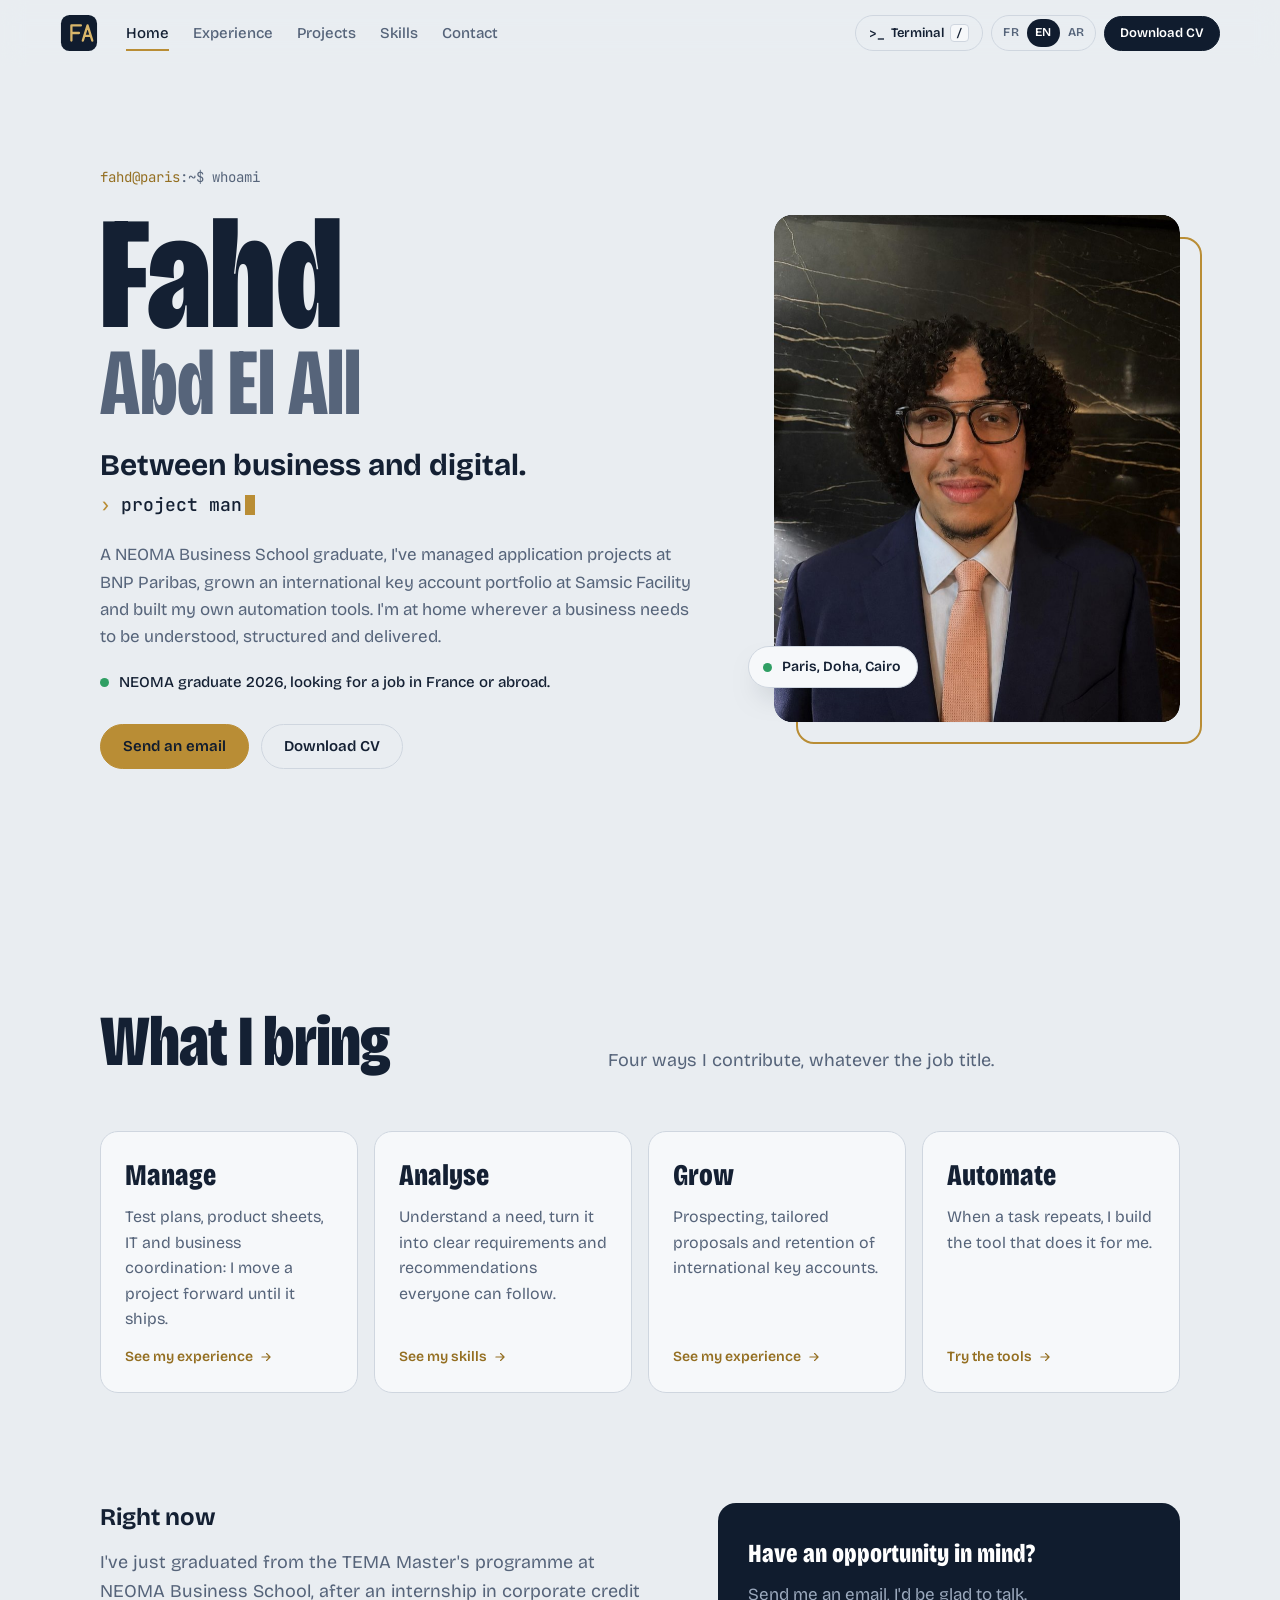
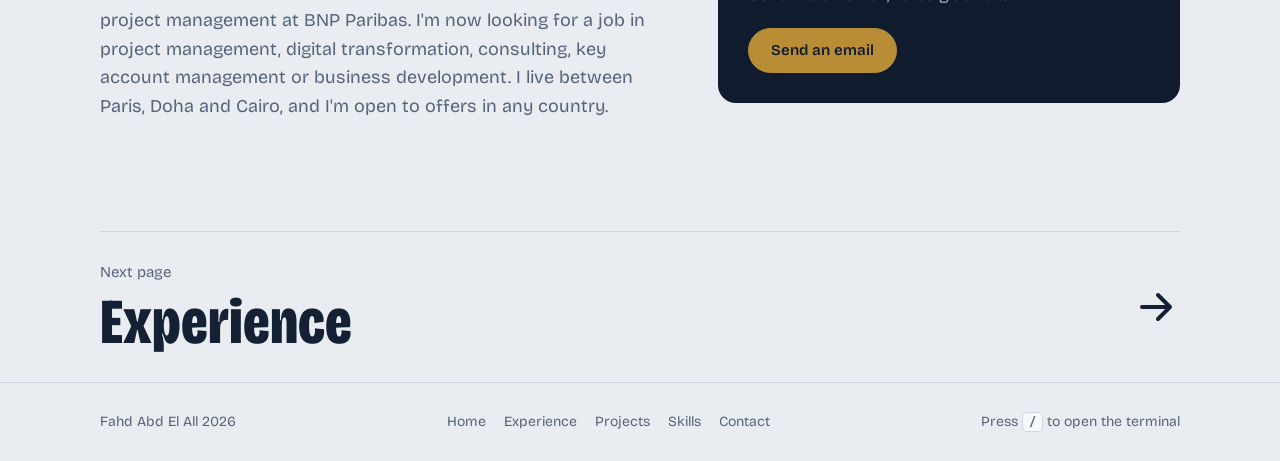
<file: index.html>
<!doctype html>
<html lang="fr">
<head>
  <meta charset="utf-8">
  <meta name="viewport" content="width=device-width, initial-scale=1">
  <title>Fahd Abd El All</title>
  <meta name="description" content="Fahd Abd El All, diplômé de NEOMA Business School. Gestion de projet, conseil, grands comptes et business development.">
  <meta name="theme-color" content="#101c2e">
  <meta property="og:type" content="website">
  <meta property="og:title" content="Fahd Abd El All — Business et digital">
  <meta property="og:description" content="Gestion de projet, conseil, grands comptes et business development.">
  <meta property="og:image" content="assets/img/photo-square.jpg">
  <link rel="icon" href="assets/img/favicon.svg" type="image/svg+xml">
  <link rel="preload" href="assets/fonts/BricolageGrotesque.woff2" as="font" type="font/woff2" crossorigin>
  <script>try{var l=new URLSearchParams(location.search).get("lang")||localStorage.getItem("lang");if(l==="ar"){document.documentElement.lang="ar";document.documentElement.dir="rtl"}}catch(e){}</script>
  <link rel="stylesheet" href="assets/css/style.css">
  <script>try{var t=localStorage.getItem("theme");if(t)document.documentElement.dataset.theme=t}catch(e){}</script>
</head>
<body data-page="home">
  <a class="skip" href="#main">Aller au contenu</a>
  <div id="shell-top"></div>
  <main id="main">
    <section class="hero">
      <div class="hero-copy">
        <p class="prompt" id="prompt"></p>
        <h1 class="name"><span class="name-first" id="name-first">Fahd</span><span class="name-last" id="name-last">Abd El All</span></h1>
        <p class="tagline" id="tagline"></p>
        <p class="rotator" aria-live="polite"><span class="rot-sym" aria-hidden="true">›</span><span id="rot"></span><span class="cursor" aria-hidden="true"></span></p>
        <p class="pitch" id="pitch"></p>
        <p class="status"><span class="pulse" aria-hidden="true"></span><span id="status"></span></p>
        <div class="actions">
          <a class="btn btn-brass magnetic" id="hero-mail" href="contact.html"></a>
          <a class="btn btn-line magnetic" data-cv href="#" download></a>
        </div>
      </div>
      <figure class="portrait" id="portrait">
        <div class="portrait-in" id="portrait-in">
          <img src="assets/img/photo.jpg" alt="Portrait de Fahd Abd El All" width="800" height="1066" fetchpriority="high">
          <span class="scan" aria-hidden="true"></span>
        </div>
        <figcaption class="badge"><span class="pulse" aria-hidden="true"></span><span id="badge"></span></figcaption>
      </figure>
    </section>

    <section class="block">
      <header class="block-head"><h2 id="home-title"></h2><p id="home-intro"></p></header>
      <div class="pillars" id="pillars"></div>
    </section>

    <section class="block now rv">
      <div class="now-text"><h2 class="h-sm" id="now-title"></h2><p id="now"></p></div>
      <div class="now-cta"><p class="now-cta-t" id="cta-title"></p><p id="cta"></p><a class="btn btn-ink magnetic" id="now-mail" href="contact.html"></a></div>
    </section>
  </main>
  <div id="shell-bottom"></div>
  <script src="assets/js/main.js" defer></script>
</body>
</html>
</file>
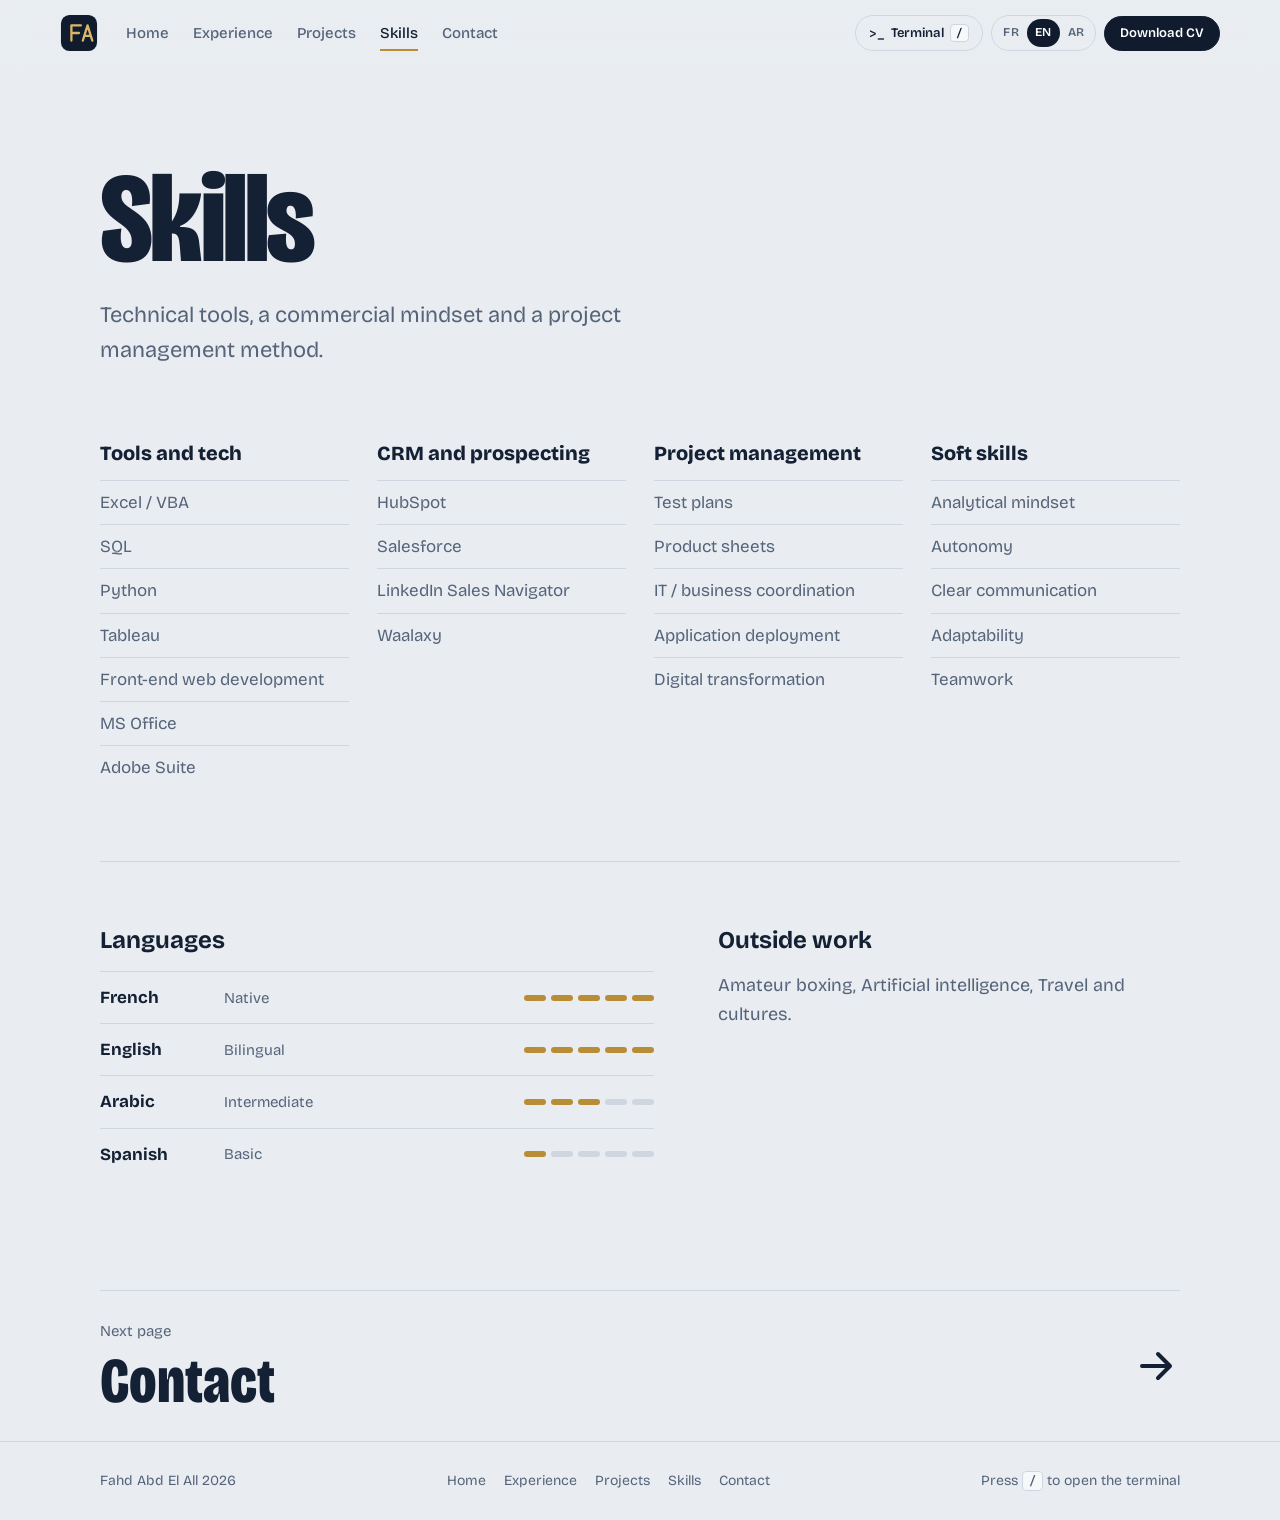
<file: competences.html>
<!doctype html>
<html lang="fr">
<head>
  <meta charset="utf-8">
  <meta name="viewport" content="width=device-width, initial-scale=1">
  <title>Compétences — Fahd Abd El All</title>
  <meta name="description" content="Fahd Abd El All, diplômé de NEOMA Business School. Gestion de projet, conseil, grands comptes et business development.">
  <meta name="theme-color" content="#101c2e">
  <meta property="og:type" content="website">
  <meta property="og:title" content="Fahd Abd El All — Business et digital">
  <meta property="og:description" content="Gestion de projet, conseil, grands comptes et business development.">
  <meta property="og:image" content="assets/img/photo-square.jpg">
  <link rel="icon" href="assets/img/favicon.svg" type="image/svg+xml">
  <link rel="preload" href="assets/fonts/BricolageGrotesque.woff2" as="font" type="font/woff2" crossorigin>
  <script>try{var l=new URLSearchParams(location.search).get("lang")||localStorage.getItem("lang");if(l==="ar"){document.documentElement.lang="ar";document.documentElement.dir="rtl"}}catch(e){}</script>
  <link rel="stylesheet" href="assets/css/style.css">
  <script>try{var t=localStorage.getItem("theme");if(t)document.documentElement.dataset.theme=t}catch(e){}</script>
</head>
<body data-page="skills">
  <a class="skip" href="#main">Aller au contenu</a>
  <div id="shell-top"></div>
  <main id="main">
    <header class="page-head">
      <h1 class="page-title" id="page-title"></h1>
      <p class="page-intro" id="page-intro"></p>
    </header>
    <section class="block block-tight">
      <div class="skills" id="skills-list"></div>
      <div class="duo">
        <div><h2 class="h-sm" id="lang-title"></h2><ul class="langs" id="lang-list"></ul></div>
        <div><h2 class="h-sm" id="int-title"></h2><p class="interests" id="int-list"></p></div>
      </div>
    </section>
  </main>
  <div id="shell-bottom"></div>
  <script src="assets/js/main.js" defer></script>
</body>
</html>
</file>
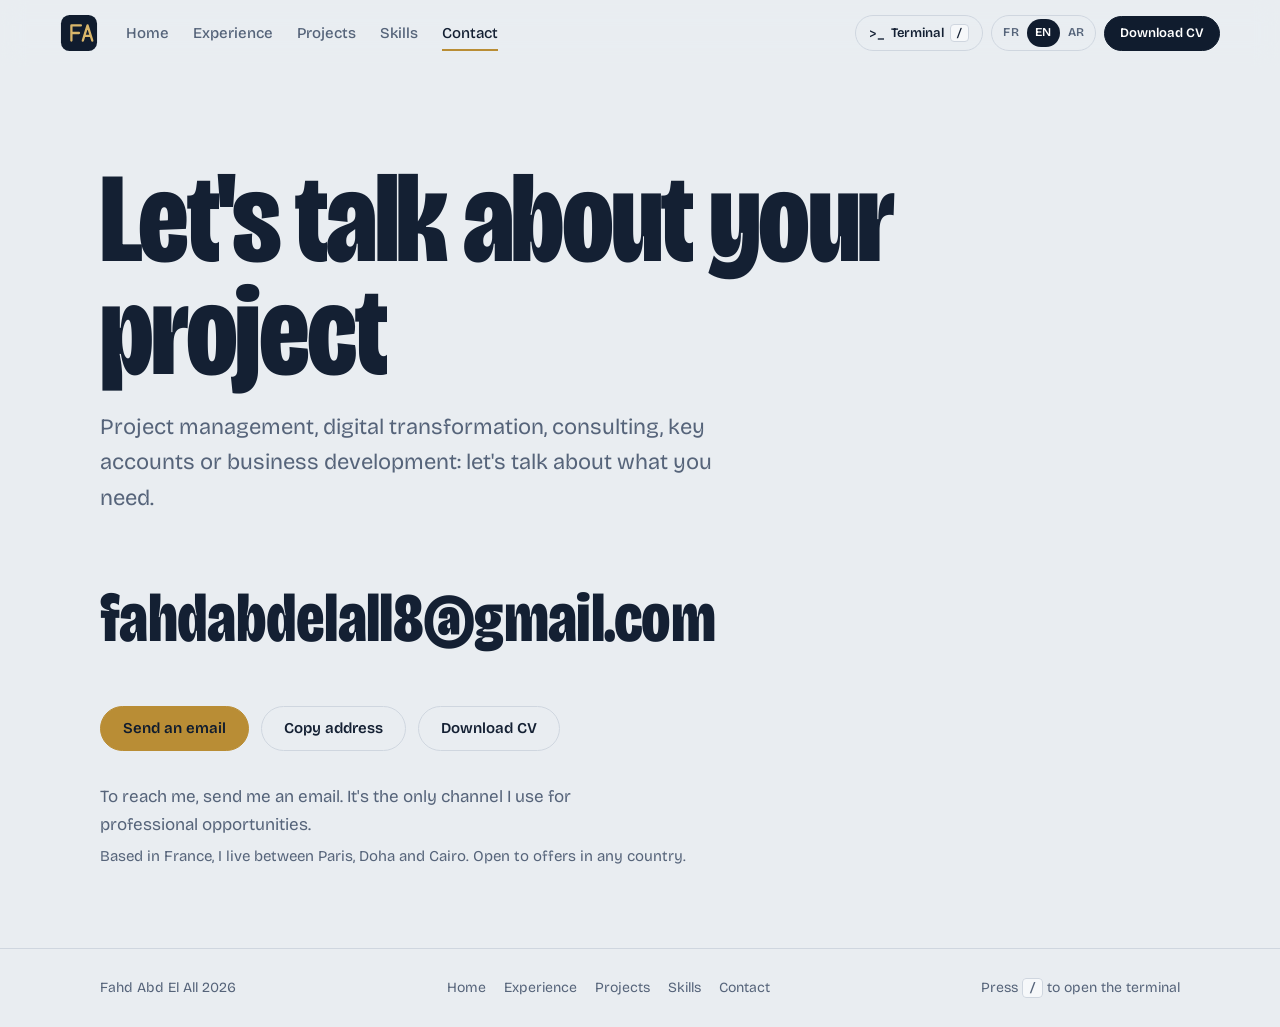
<file: contact.html>
<!doctype html>
<html lang="fr">
<head>
  <meta charset="utf-8">
  <meta name="viewport" content="width=device-width, initial-scale=1">
  <title>Contact — Fahd Abd El All</title>
  <meta name="description" content="Fahd Abd El All, diplômé de NEOMA Business School. Gestion de projet, conseil, grands comptes et business development.">
  <meta name="theme-color" content="#101c2e">
  <meta property="og:type" content="website">
  <meta property="og:title" content="Fahd Abd El All — Business et digital">
  <meta property="og:description" content="Gestion de projet, conseil, grands comptes et business development.">
  <meta property="og:image" content="assets/img/photo-square.jpg">
  <link rel="icon" href="assets/img/favicon.svg" type="image/svg+xml">
  <link rel="preload" href="assets/fonts/BricolageGrotesque.woff2" as="font" type="font/woff2" crossorigin>
  <script>try{var l=new URLSearchParams(location.search).get("lang")||localStorage.getItem("lang");if(l==="ar"){document.documentElement.lang="ar";document.documentElement.dir="rtl"}}catch(e){}</script>
  <link rel="stylesheet" href="assets/css/style.css">
  <script>try{var t=localStorage.getItem("theme");if(t)document.documentElement.dataset.theme=t}catch(e){}</script>
</head>
<body data-page="contact">
  <a class="skip" href="#main">Aller au contenu</a>
  <div id="shell-top"></div>
  <main id="main">
    <section class="contact-page">
      <h1 class="page-title" id="page-title"></h1>
      <p class="page-intro" id="page-intro"></p>
      <p class="ct-mail"><a dir="ltr" id="ct-mail" href="#"></a></p>
      <div class="actions">
        <a class="btn btn-brass magnetic" id="ct-write" href="#"></a>
        <button class="btn btn-line magnetic" type="button" id="ct-copy"></button>
        <a class="btn btn-line magnetic" data-cv href="#" download></a>
      </div>
      <p class="ct-note" id="ct-text"></p>
      <p class="ct-loc" id="ct-loc"></p>
    </section>
  </main>
  <div id="shell-bottom"></div>
  <script src="assets/js/main.js" defer></script>
</body>
</html>
</file>
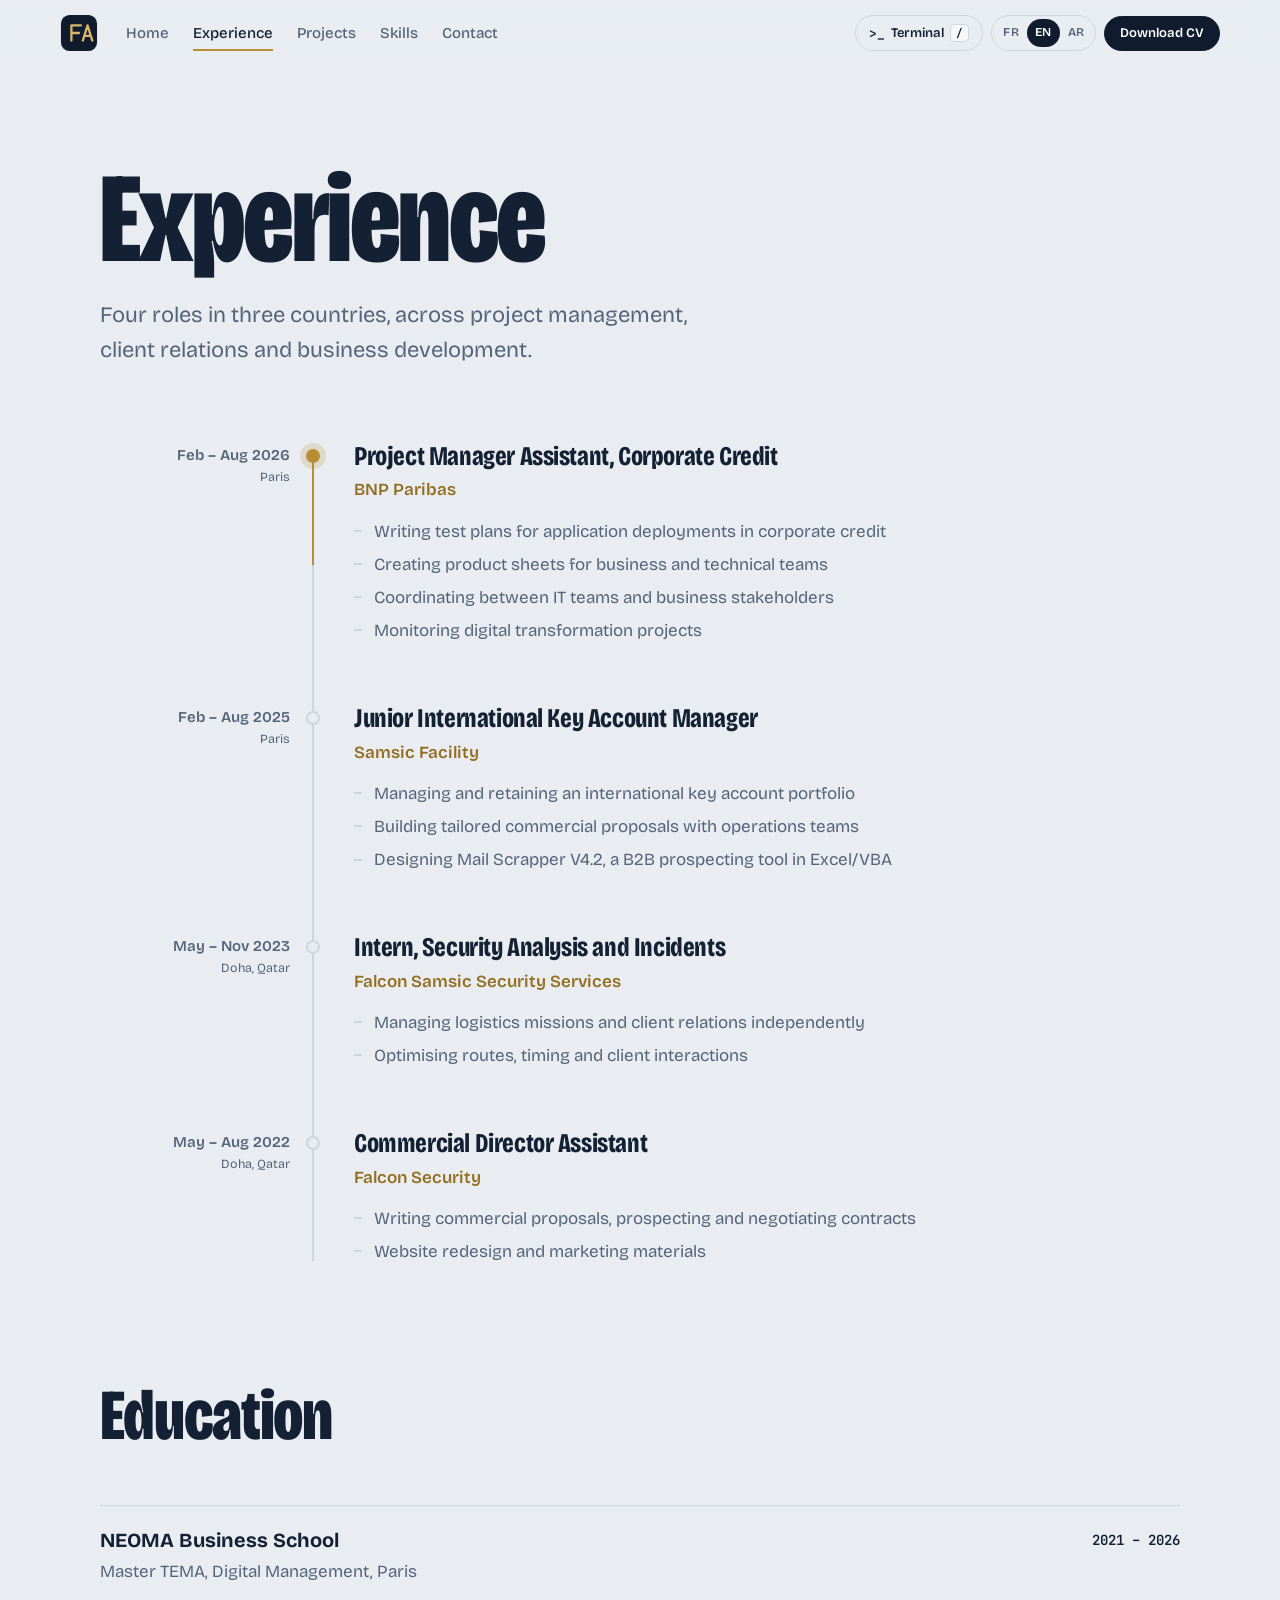
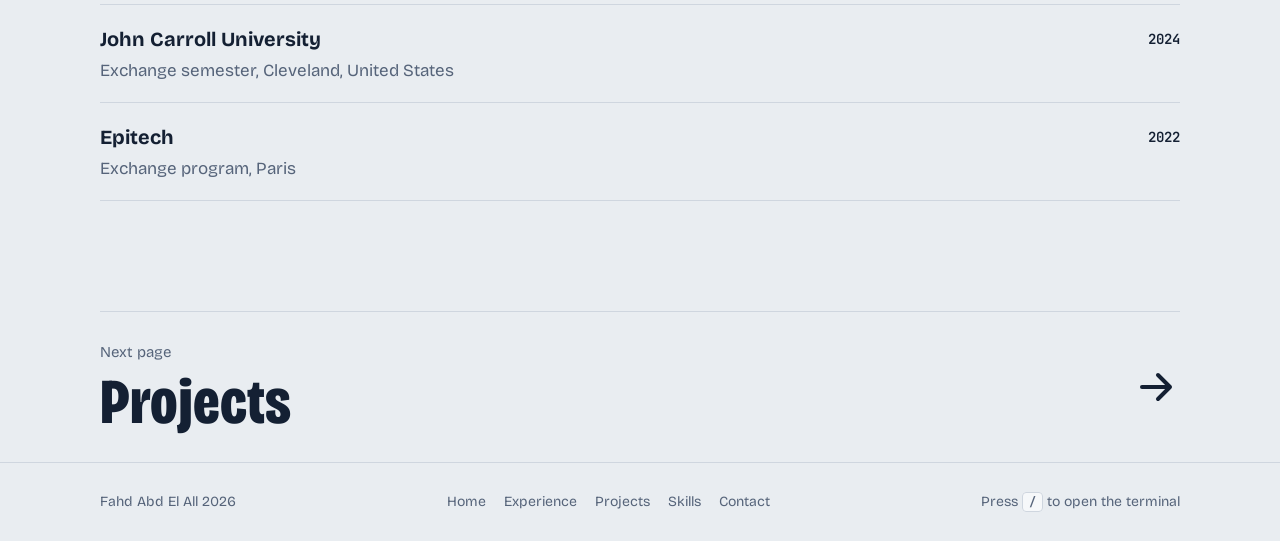
<file: parcours.html>
<!doctype html>
<html lang="fr">
<head>
  <meta charset="utf-8">
  <meta name="viewport" content="width=device-width, initial-scale=1">
  <title>Parcours — Fahd Abd El All</title>
  <meta name="description" content="Fahd Abd El All, diplômé de NEOMA Business School. Gestion de projet, conseil, grands comptes et business development.">
  <meta name="theme-color" content="#101c2e">
  <meta property="og:type" content="website">
  <meta property="og:title" content="Fahd Abd El All — Business et digital">
  <meta property="og:description" content="Gestion de projet, conseil, grands comptes et business development.">
  <meta property="og:image" content="assets/img/photo-square.jpg">
  <link rel="icon" href="assets/img/favicon.svg" type="image/svg+xml">
  <link rel="preload" href="assets/fonts/BricolageGrotesque.woff2" as="font" type="font/woff2" crossorigin>
  <script>try{var l=new URLSearchParams(location.search).get("lang")||localStorage.getItem("lang");if(l==="ar"){document.documentElement.lang="ar";document.documentElement.dir="rtl"}}catch(e){}</script>
  <link rel="stylesheet" href="assets/css/style.css">
  <script>try{var t=localStorage.getItem("theme");if(t)document.documentElement.dataset.theme=t}catch(e){}</script>
</head>
<body data-page="experience">
  <a class="skip" href="#main">Aller au contenu</a>
  <div id="shell-top"></div>
  <main id="main">
    <header class="page-head">
      <h1 class="page-title" id="page-title"></h1>
      <p class="page-intro" id="page-intro"></p>
    </header>
    <section class="block block-tight">
      <ol class="tl" id="timeline"><li class="tl-rail" aria-hidden="true"><span id="tl-fill"></span></li></ol>
    </section>
    <section class="block">
      <header class="block-head"><h2 id="edu-title"></h2></header>
      <ul class="edu" id="edu-list"></ul>
    </section>
  </main>
  <div id="shell-bottom"></div>
  <script src="assets/js/main.js" defer></script>
</body>
</html>
</file>
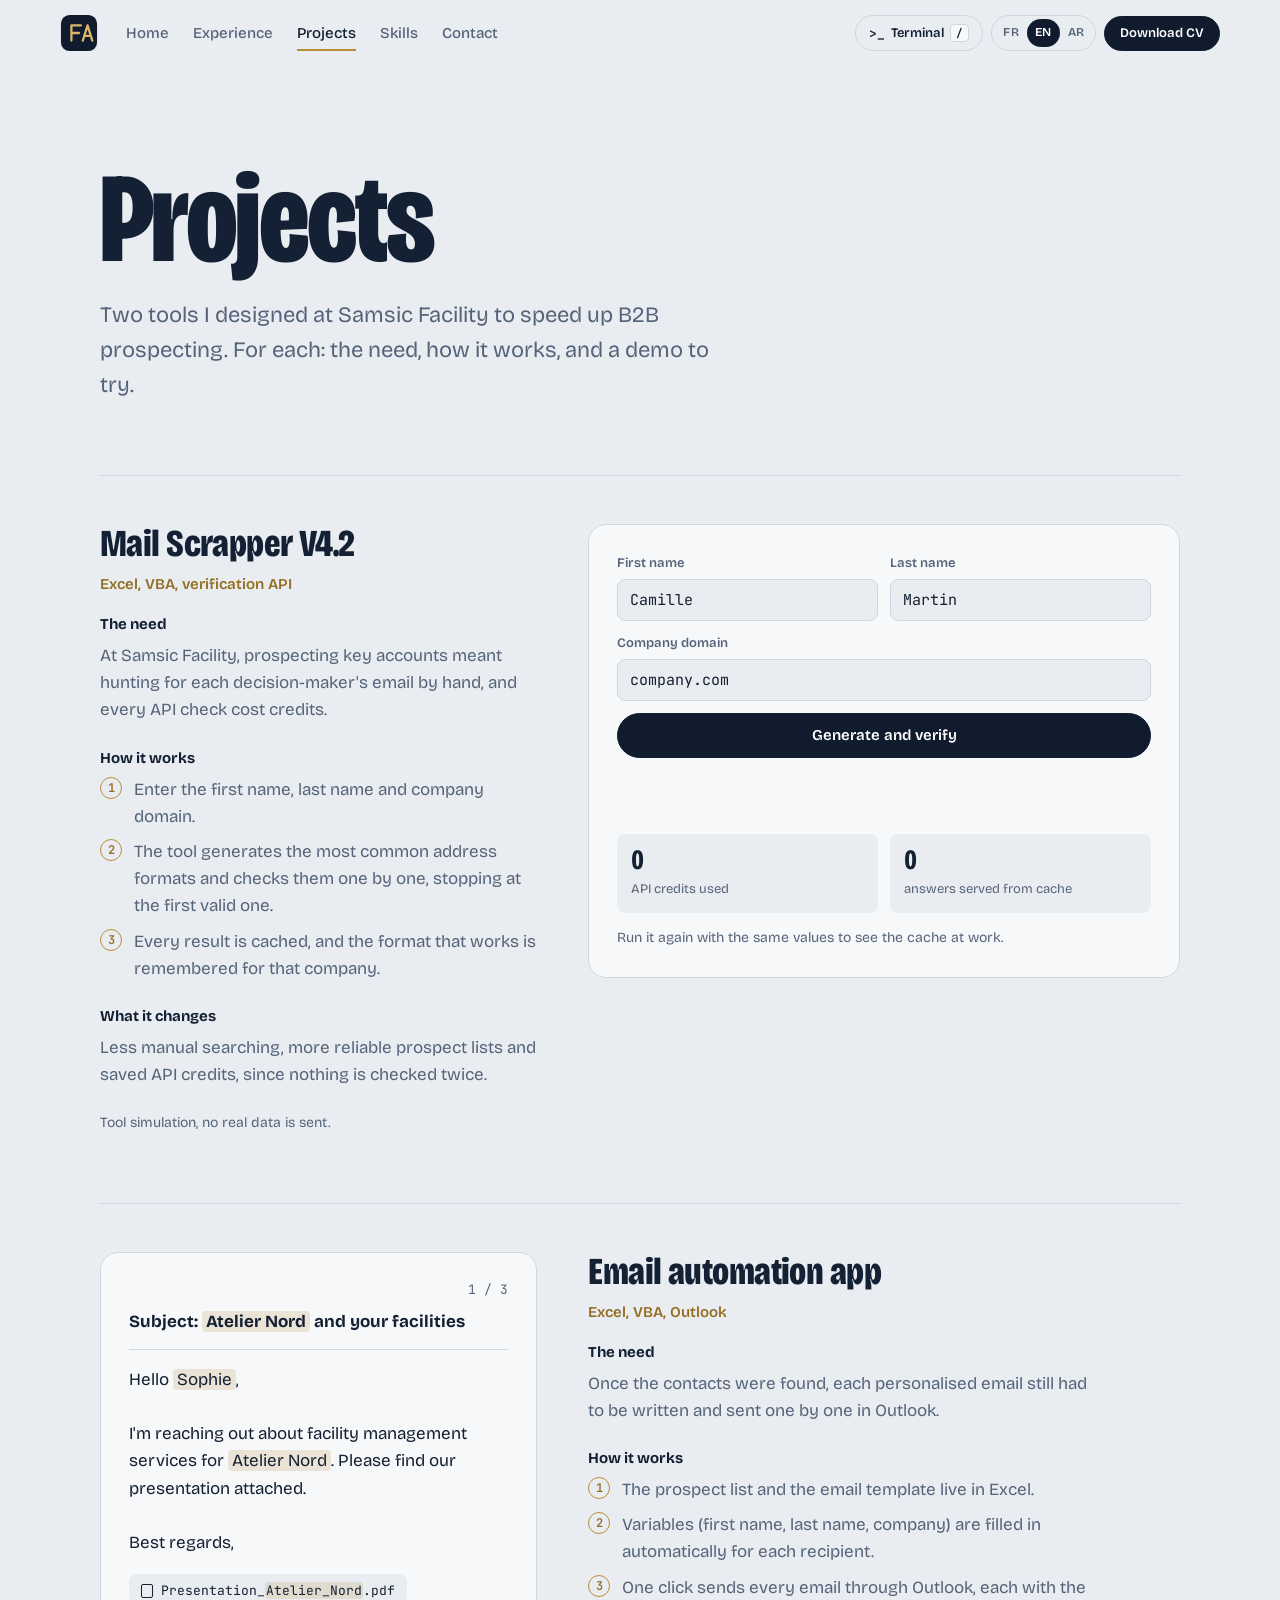
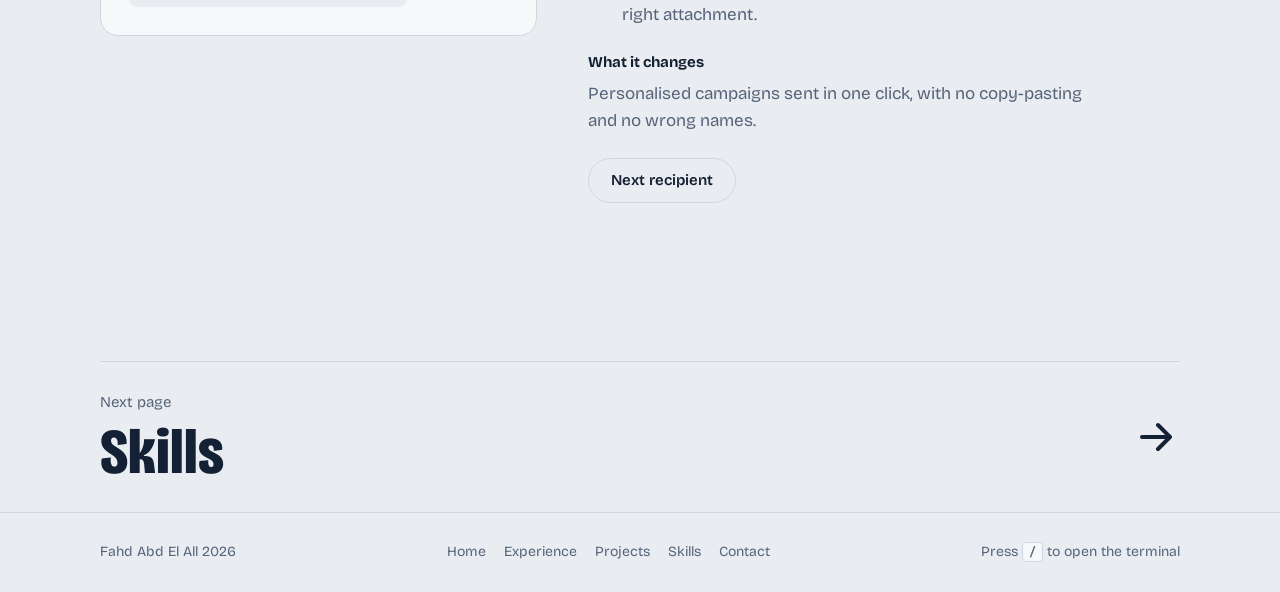
<file: projets.html>
<!doctype html>
<html lang="fr">
<head>
  <meta charset="utf-8">
  <meta name="viewport" content="width=device-width, initial-scale=1">
  <title>Projets — Fahd Abd El All</title>
  <meta name="description" content="Fahd Abd El All, diplômé de NEOMA Business School. Gestion de projet, conseil, grands comptes et business development.">
  <meta name="theme-color" content="#101c2e">
  <meta property="og:type" content="website">
  <meta property="og:title" content="Fahd Abd El All — Business et digital">
  <meta property="og:description" content="Gestion de projet, conseil, grands comptes et business development.">
  <meta property="og:image" content="assets/img/photo-square.jpg">
  <link rel="icon" href="assets/img/favicon.svg" type="image/svg+xml">
  <link rel="preload" href="assets/fonts/BricolageGrotesque.woff2" as="font" type="font/woff2" crossorigin>
  <script>try{var l=new URLSearchParams(location.search).get("lang")||localStorage.getItem("lang");if(l==="ar"){document.documentElement.lang="ar";document.documentElement.dir="rtl"}}catch(e){}</script>
  <link rel="stylesheet" href="assets/css/style.css">
  <script>try{var t=localStorage.getItem("theme");if(t)document.documentElement.dataset.theme=t}catch(e){}</script>
</head>
<body data-page="projects">
  <a class="skip" href="#main">Aller au contenu</a>
  <div id="shell-top"></div>
  <main id="main">
    <header class="page-head">
      <h1 class="page-title" id="page-title"></h1>
      <p class="page-intro" id="page-intro"></p>
    </header>
    <section class="block block-tight">
      <article class="proj">
        <div class="proj-text">
          <h2 class="h-proj" id="sc-name"></h2>
          <p class="proj-stack" id="sc-stack"></p>
          <div class="ctx" id="sc-ctx"></div>
          <p class="proj-note" id="sc-note"></p>
        </div>
        <div class="demo spot" id="scrapper">
          <form class="demo-form" id="sc-form">
            <label><span id="sc-l-first"></span><input dir="ltr" id="sc-first" autocomplete="off" required maxlength="30"></label>
            <label><span id="sc-l-last"></span><input dir="ltr" id="sc-last" autocomplete="off" required maxlength="30"></label>
            <label class="wide"><span id="sc-l-domain"></span><input dir="ltr" id="sc-domain" autocomplete="off" required maxlength="40"></label>
            <button class="btn btn-ink wide" type="submit" id="sc-run"></button>
          </form>
          <ul class="sc-results" dir="ltr" id="sc-results" aria-live="polite"></ul>
          <div class="sc-stats">
            <div><strong id="sc-api">0</strong><span id="sc-api-l"></span></div>
            <div><strong id="sc-cache">0</strong><span id="sc-cache-l"></span></div>
          </div>
          <p class="sc-hint" id="sc-hint"></p>
        </div>
      </article>
      <article class="proj proj-flip">
        <div class="proj-text">
          <h2 class="h-proj" id="ml-name"></h2>
          <p class="proj-stack" id="ml-stack"></p>
          <div class="ctx" id="ml-ctx"></div>
          <button class="btn btn-line" type="button" id="ml-next"></button>
        </div>
        <div class="mail spot" id="mailer" aria-live="polite">
          <div class="mail-row"><span class="mail-count" id="ml-count"></span></div>
          <p class="mail-subject" id="ml-subject"></p>
          <p class="mail-body" id="ml-body"></p>
          <p class="mail-attach" id="ml-attach"></p>
        </div>
      </article>
    </section>
  </main>
  <div id="shell-bottom"></div>
  <script src="assets/js/main.js" defer></script>
</body>
</html>
</file>
<file: assets/css/style.css>
/* ==========================================================
   Fahd Abd El All — site CV (multi-pages)
   Encre + laiton, repris du CV papier.
   ========================================================== */

@font-face {
  font-family: "Bricolage";
  src: url("../fonts/BricolageGrotesque.woff2") format("woff2");
  font-weight: 200 800; font-stretch: 75% 100%; font-display: swap;
}
@font-face {
  font-family: "JetBrains";
  src: url("../fonts/JetBrainsMono.woff2") format("woff2");
  font-weight: 100 800; font-display: swap;
}

:root {
  --ink: #101c2e;
  --ink-2: #1c2b42;
  --paper: #e9edf1;
  --surface: #f6f8fa;
  --text: #142033;
  --muted: #56647a;
  --line: #cfd6df;
  --brass: #b98d35;
  --brass-hi: #d9b66a;
  --brass-text: #946f22;
  --pass: #2f9e63;
  --fail: #d0574a;
  --term-bg: #101c2e;
  --radius-lg: 18px;
  --radius-sm: 8px;
  --maxw: 1160px;
  --gutter: clamp(16px, 4vw, 40px);
  --sans: "Bricolage", "Segoe UI", system-ui, sans-serif;
  --mono: "JetBrains", ui-monospace, "SF Mono", Consolas, monospace;
  --ease: cubic-bezier(.2, .7, .1, 1);
  color-scheme: light;
}
@media (prefers-color-scheme: dark) {
  :root:not([data-theme="light"]) {
    --paper: #0d1726; --surface: #142136; --text: #e6ebf2; --muted: #9aa8bc;
    --line: #26354d; --ink-2: #0a1320; --brass-text: #d9b66a; --term-bg: #0a1220; color-scheme: dark;
  }
}
:root[data-theme="dark"] {
  --paper: #0d1726; --surface: #142136; --text: #e6ebf2; --muted: #9aa8bc;
  --line: #26354d; --ink-2: #0a1320; --brass-text: #d9b66a; --term-bg: #0a1220; color-scheme: dark;
}

/* transitions entre pages (navigateurs compatibles) */
@view-transition { navigation: auto; }
::view-transition-old(root) { animation: vt-out .25s ease both; }
::view-transition-new(root) { animation: vt-in .4s var(--ease) both; }
@keyframes vt-out { to { opacity: 0; transform: translateY(-8px); } }
@keyframes vt-in { from { opacity: 0; transform: translateY(10px); } }
.bar { view-transition-name: topbar; }

*, *::before, *::after { box-sizing: border-box; }
html { scroll-behavior: smooth; -webkit-text-size-adjust: 100%; }
body {
  margin: 0; background: var(--paper); color: var(--text);
  font: 400 17px/1.6 var(--sans);
  -webkit-font-smoothing: antialiased; overflow-x: hidden;
  min-height: 100svh; display: flex; flex-direction: column;
}
main { flex: 1; overflow: clip; }
img { max-width: 100%; display: block; }
a { color: inherit; }
button { font: inherit; color: inherit; }
::selection { background: var(--brass); color: var(--ink); }
:focus-visible { outline: 2px solid var(--brass); outline-offset: 3px; border-radius: 4px; }

.skip { position: absolute; left: 12px; top: -60px; z-index: 60; background: var(--ink); color: #fff; padding: 10px 14px; border-radius: var(--radius-sm); }
.skip:focus { top: 12px; }

/* ---------- top bar ---------- */
.progress { position: fixed; inset: 0 0 auto 0; height: 3px; z-index: 30; pointer-events: none; }
.progress span { display: block; height: 100%; background: var(--brass); transform-origin: 0 50%; transform: scaleX(0); }
.bar {
  position: sticky; top: 0; z-index: 20;
  display: flex; align-items: center; gap: 28px;
  padding: 14px max(var(--gutter), calc((100vw - var(--maxw)) / 2));
  background: color-mix(in srgb, var(--paper) 84%, transparent);
  backdrop-filter: saturate(1.4) blur(12px); -webkit-backdrop-filter: saturate(1.4) blur(12px);
  border-bottom: 1px solid transparent; transition: border-color .3s;
}
.bar.scrolled { border-bottom-color: var(--line); }
.mark { display: block; border-radius: 10px; }
.mark svg { width: 38px; height: 38px; display: block; transition: transform .4s var(--ease); }
.mark:hover svg { transform: rotate(-6deg); }
.mark rect { fill: var(--ink); }
.mark path { fill: none; stroke: var(--brass-hi); stroke-width: 2.4; stroke-linecap: round; stroke-linejoin: round; stroke-dasharray: 80; stroke-dashoffset: 80; animation: draw 1s .1s var(--ease) forwards; }
@keyframes draw { to { stroke-dashoffset: 0; } }
:root[data-theme="dark"] .mark rect { fill: var(--surface); }
@media (prefers-color-scheme: dark) { :root:not([data-theme="light"]) .mark rect { fill: var(--surface); } }
.nav { display: flex; gap: 24px; }
.nav a { position: relative; text-decoration: none; font-size: 15px; font-weight: 500; color: var(--muted); padding: 4px 0; transition: color .2s; }
.nav a::after { content: ""; position: absolute; left: 0; right: 0; bottom: -2px; height: 2px; background: var(--brass); transform: scaleX(0); transform-origin: left; transition: transform .35s var(--ease); }
.nav a:hover { color: var(--text); }
.nav a:hover::after { transform: scaleX(.4); }
.nav a[aria-current="page"] { color: var(--text); }
.nav a[aria-current="page"]::after { transform: scaleX(1); }
.bar-actions { margin-left: auto; display: flex; align-items: center; gap: 8px; }
.icon-btn {
  border: 1px solid var(--line); background: transparent; border-radius: 999px; cursor: pointer;
  height: 36px; padding: 0 13px; font-size: 13px; font-weight: 600; display: inline-flex; align-items: center; gap: 6px;
  transition: border-color .2s;
}
.icon-btn:hover { border-color: var(--text); }
.icon-btn kbd { font: 600 11px var(--mono); padding: 1px 5px; border-radius: 4px; background: var(--surface); border: 1px solid var(--line); }
.icon-btn .ib-glyph { font: 600 13px var(--mono); }
.menu-btn { display: none; }

/* ---------- buttons ---------- */
.btn {
  --bg: var(--ink); --fg: #fff; --bd: var(--ink);
  display: inline-flex; align-items: center; justify-content: center; gap: 8px;
  padding: 14px 22px; border-radius: 999px; border: 1px solid var(--bd);
  background: var(--bg); color: var(--fg); text-decoration: none; cursor: pointer;
  font-size: 15px; font-weight: 600; line-height: 1;
  transition: background .2s, color .2s, border-color .2s, box-shadow .3s;
}
.btn-sm { padding: 10px 15px; font-size: 13px; }
.btn-ink:hover { --bg: var(--ink-2); }
.btn-brass { --bg: var(--brass); --bd: var(--brass); --fg: #101c2e; }
.btn-brass:hover { --bg: var(--brass-hi); --bd: var(--brass-hi); box-shadow: 0 10px 24px -10px var(--brass); }
.btn-line { --bg: transparent; --fg: var(--text); --bd: var(--line); }
.btn-line:hover { --bd: var(--text); }
.btn:disabled { opacity: .6; cursor: progress; }
:root[data-theme="dark"] .btn-ink { --bg: #e6ebf2; --fg: var(--ink); --bd: #e6ebf2; }
@media (prefers-color-scheme: dark) { :root:not([data-theme="light"]) .btn-ink { --bg: #e6ebf2; --fg: var(--ink); --bd: #e6ebf2; } }
.magnetic { transition: transform .25s var(--ease), background .2s, color .2s, border-color .2s, box-shadow .3s; will-change: transform; }

/* ---------- hero ---------- */
.hero {
  max-width: var(--maxw); margin: 0 auto;
  padding: clamp(32px, 6vh, 80px) var(--gutter) clamp(56px, 9vh, 110px);
  display: grid; grid-template-columns: minmax(0, 1.25fr) minmax(0, .85fr); gap: clamp(32px, 6vw, 88px);
  align-items: center; min-height: calc(100svh - 70px);
}
.prompt { font: 400 14px var(--mono); color: var(--muted); margin: 0 0 18px; min-height: 1.4em; }
.prompt .p-user { color: var(--brass-text); }
.name { margin: 0 0 22px; line-height: .86; letter-spacing: -.02em; font-weight: 800; font-stretch: 75%; }
.name span { display: block; }
.name-first { font-size: clamp(80px, 12.5vw, 176px); }
.name-last { font-size: clamp(46px, 7.4vw, 104px); color: var(--muted); font-weight: 700; }
.name .dc, .page-title .dc { display: inline; }
.dc.scr { color: var(--brass); }
.tagline { font-size: clamp(22px, 2.4vw, 30px); font-weight: 700; line-height: 1.2; margin: 0 0 8px; }
.rotator { font: 500 clamp(15px, 1.5vw, 18px) var(--mono); margin: 0 0 22px; min-height: 1.6em; display: flex; align-items: center; }
.rot-sym { color: var(--brass); margin-right: 10px; }
.cursor { display: inline-block; width: .55em; height: 1.15em; margin-left: 3px; background: var(--brass); animation: blink 1s steps(1) infinite; vertical-align: -.2em; }
@keyframes blink { 50% { opacity: 0; } }
.pitch { color: var(--muted); max-width: 54ch; margin: 0 0 20px; }
.status { display: flex; align-items: center; gap: 10px; font-size: 15px; font-weight: 500; margin: 0 0 30px; }
.pulse { width: 9px; height: 9px; border-radius: 50%; background: var(--pass); position: relative; flex: none; }
.pulse::after { content: ""; position: absolute; inset: -5px; border-radius: 50%; border: 2px solid var(--pass); opacity: 0; animation: ping 2.4s ease-out infinite; }
@keyframes ping { 0% { transform: scale(.5); opacity: .8; } 100% { transform: scale(1.6); opacity: 0; } }
.actions { display: flex; flex-wrap: wrap; gap: 12px; }

/* intro : entrées en cascade courtes (< 1,6 s au total) */
.hero-copy > * { opacity: 0; transform: translateY(10px); animation: rise .6s var(--ease) forwards; }
.hero-copy > :nth-child(1) { animation-delay: 0s; }
.hero-copy > :nth-child(2) { animation-delay: .05s; }
.hero-copy > :nth-child(3) { animation-delay: .55s; }
.hero-copy > :nth-child(4) { animation-delay: .65s; }
.hero-copy > :nth-child(5) { animation-delay: .75s; }
.hero-copy > :nth-child(6) { animation-delay: .85s; }
.hero-copy > :nth-child(7) { animation-delay: .95s; }
@keyframes rise { to { opacity: 1; transform: none; } }

/* portrait : révélé par un balayage, puis suit légèrement la souris */
.portrait { margin: 0; position: relative; perspective: 900px; justify-self: end; width: min(100%, 420px); }
.portrait::before {
  content: ""; position: absolute; inset: 22px -22px -22px 22px; border: 2px solid var(--brass); border-radius: var(--radius-lg);
  opacity: 0; transform: translate(-12px, -12px); animation: frame .7s .75s var(--ease) forwards;
}
@keyframes frame { to { opacity: 1; transform: none; } }
.portrait-in {
  position: relative; border-radius: var(--radius-lg); overflow: hidden; background: var(--ink);
  aspect-ratio: 4 / 5; transform-style: preserve-3d; transition: transform .5s var(--ease);
  box-shadow: 0 40px 70px -40px rgba(16, 28, 46, .7);
  clip-path: inset(100% 0 0 0 round var(--radius-lg)); animation: unveil .9s .15s cubic-bezier(.7, 0, .2, 1) forwards;
}
@keyframes unveil { to { clip-path: inset(0 0 0 0 round var(--radius-lg)); } }
.portrait-in img { width: 100%; height: 100%; object-fit: cover; object-position: 50% 25%; transform: scale(1.12); animation: settle 1.4s .15s var(--ease) forwards; }
@keyframes settle { to { transform: scale(1); } }
.scan { position: absolute; left: 0; right: 0; height: 30%; top: 100%; background: linear-gradient(to bottom, transparent, color-mix(in srgb, var(--brass-hi) 45%, transparent), transparent); mix-blend-mode: screen; animation: scan .9s .15s cubic-bezier(.7, 0, .2, 1) forwards; pointer-events: none; }
@keyframes scan { 0% { top: 100%; opacity: 1; } 85% { opacity: 1; } 100% { top: -30%; opacity: 0; } }
.portrait-in::after {
  content: ""; position: absolute; inset: 0; pointer-events: none;
  background: radial-gradient(circle at var(--gx, 70%) var(--gy, 20%), rgba(255,255,255,.22), transparent 45%);
  opacity: 0; transition: opacity .4s;
}
.portrait:hover .portrait-in::after { opacity: 1; }
.badge {
  position: absolute; left: -26px; bottom: 34px; display: flex; align-items: center; gap: 10px;
  background: var(--surface); color: var(--text); border: 1px solid var(--line); border-radius: 999px;
  padding: 9px 16px 9px 14px; font-size: 14px; font-weight: 600; box-shadow: 0 14px 30px -16px rgba(16,28,46,.5);
  opacity: 0; transform: translateY(8px); animation: rise .5s 1.05s var(--ease) forwards;
}

/* ---------- blocks ---------- */
.block { max-width: var(--maxw); margin: 0 auto; padding: clamp(56px, 9vw, 110px) var(--gutter) 0; }
.block-tight { padding-top: 0; }
.block-head { display: grid; grid-template-columns: minmax(0, 1fr) minmax(0, 1.2fr); gap: 32px; align-items: end; margin-bottom: clamp(32px, 5vw, 56px); }
h2 { font-size: clamp(40px, 5.6vw, 72px); line-height: .95; margin: 0; font-weight: 800; font-stretch: 75%; letter-spacing: -.015em; }
.block-head p { margin: 0; color: var(--muted); max-width: 46ch; font-size: 18px; }
.h-sm { font-size: 24px; font-stretch: 100%; font-weight: 700; letter-spacing: 0; margin: 0 0 16px; line-height: 1.2; }

.page-head { max-width: var(--maxw); margin: 0 auto; padding: clamp(40px, 8vw, 96px) var(--gutter) clamp(40px, 6vw, 72px); }
.page-title { font-size: clamp(56px, 10vw, 136px); line-height: .88; margin: 0 0 22px; font-weight: 800; font-stretch: 75%; letter-spacing: -.02em; }
.page-intro { margin: 0; color: var(--muted); font-size: clamp(18px, 1.8vw, 22px); max-width: 44ch; opacity: 0; animation: rise .6s .35s var(--ease) forwards; }

/* pillars (pas une séquence : pas de numéros) */
.pillars { display: grid; grid-template-columns: repeat(4, minmax(0, 1fr)); gap: 16px; }
.pillar {
  display: flex; flex-direction: column; gap: 14px; text-decoration: none;
  padding: 28px 24px 24px; border-radius: var(--radius-lg); background: var(--surface); border: 1px solid var(--line);
  overflow: hidden; transition: border-color .3s, transform .4s var(--ease);
}
.pillar:hover { border-color: var(--brass); transform: translateY(-4px); }
.pillar h3 { font-size: 30px; line-height: 1; font-weight: 800; font-stretch: 75%; margin: 0; }
.pillar p { margin: 0; color: var(--muted); font-size: 16px; flex: 1; }
.pillar .go { font-weight: 600; font-size: 14px; color: var(--brass-text); display: inline-flex; align-items: center; gap: 6px; }
.pillar .go svg { width: 14px; height: 14px; transition: transform .3s var(--ease); }
.pillar:hover .go svg { transform: translateX(4px); }
.spot { position: relative; isolation: isolate; }
.spot::before {
  content: ""; position: absolute; inset: 0; z-index: -1; pointer-events: none; opacity: 0; transition: opacity .3s;
  background: radial-gradient(360px circle at var(--mx, 50%) var(--my, 50%), color-mix(in srgb, var(--brass) 16%, transparent), transparent 60%);
}
.spot:hover::before { opacity: 1; }

.now { display: grid; grid-template-columns: 1.2fr 1fr; gap: clamp(28px, 5vw, 72px); align-items: start; }
.now-text p { color: var(--muted); margin: 0; max-width: 52ch; font-size: 18px; }
.now-cta { background: var(--ink); color: #e6ebf2; border-radius: var(--radius-lg); padding: 30px; }
:root[data-theme="dark"] .now-cta { background: var(--surface); }
@media (prefers-color-scheme: dark) { :root:not([data-theme="light"]) .now-cta { background: var(--surface); } }
.now-cta-t { font-size: 26px; font-weight: 800; font-stretch: 75%; margin: 0 0 6px; color: #fff; }
.now-cta p:not(.now-cta-t) { color: #9aa8bc; margin: 0 0 20px; }
.now-cta .btn-ink { --bg: var(--brass); --bd: var(--brass); --fg: var(--ink); }

/* ---------- timeline ---------- */
.tl { list-style: none; margin: 0; padding: 0; position: relative; }
.tl-rail { position: absolute; left: 212px; top: 10px; bottom: 10px; width: 2px; background: var(--line); }
.tl-rail span { position: absolute; inset: 0; background: var(--brass); transform-origin: top; transform: scaleY(0); }
.tl-item { display: grid; grid-template-columns: 190px 1fr; gap: 0 64px; padding: 0 0 52px; position: relative; }
.tl-item:last-child { padding-bottom: 0; }
.tl-dot { position: absolute; left: 206px; top: 9px; width: 14px; height: 14px; border-radius: 50%; background: var(--paper); border: 2px solid var(--line); transition: border-color .4s, background .4s, box-shadow .4s; }
.tl-item.lit .tl-dot { border-color: var(--brass); background: var(--brass); box-shadow: 0 0 0 6px color-mix(in srgb, var(--brass) 20%, transparent); }
.tl-when { font-size: 15px; font-weight: 600; color: var(--muted); padding-top: 3px; text-align: right; margin: 0; }
.tl-when small { display: block; font-weight: 400; }
.tl-role { font-size: clamp(21px, 2.2vw, 27px); font-weight: 700; line-height: 1.2; margin: 0 0 4px; }
.tl-co { margin: 0 0 14px; font-weight: 600; color: var(--brass-text); }
.tl-item ul { margin: 0; padding: 0; list-style: none; color: var(--muted); max-width: 62ch; }
.tl-item li { position: relative; padding-left: 20px; margin-bottom: 6px; }
.tl-item li::before { content: ""; position: absolute; left: 0; top: .72em; width: 8px; height: 2px; background: var(--line); }

.edu { list-style: none; margin: 0; padding: 0; }
.edu li { display: grid; grid-template-columns: 1fr auto; gap: 2px 16px; padding: 18px 0; border-top: 1px solid var(--line); }
.edu li:last-child { border-bottom: 1px solid var(--line); }
.edu strong { font-size: 20px; font-weight: 700; }
.edu span { color: var(--muted); }
.edu .yr { font-weight: 600; color: var(--text); grid-row: 1; grid-column: 2; font-family: var(--mono); font-size: 14px; padding-top: 5px; }

/* ---------- projects ---------- */
.proj { display: grid; grid-template-columns: minmax(0, .85fr) minmax(0, 1.15fr); gap: clamp(28px, 4vw, 56px); align-items: start; padding: clamp(28px, 4vw, 48px) 0; border-top: 1px solid var(--line); }
.proj-flip .proj-text { order: 2; }
.h-proj { font-size: clamp(28px, 3vw, 38px); line-height: 1.05; margin: 0 0 8px; }
.proj-stack { margin: 0 0 16px; color: var(--brass-text); font-weight: 600; font-size: 15px; }
.proj-text > p:not(.proj-stack) { color: var(--muted); margin: 0 0 20px; max-width: 46ch; }
.proj-note { font-size: 14px; }
.demo, .mail { background: var(--surface); border: 1px solid var(--line); border-radius: var(--radius-lg); padding: clamp(18px, 2.4vw, 28px); overflow: hidden; }
.demo-form { display: grid; grid-template-columns: 1fr 1fr; gap: 12px; margin-bottom: 18px; }
.demo-form .wide { grid-column: 1 / -1; }
.demo-form label span { display: block; font-size: 13px; font-weight: 600; color: var(--muted); margin-bottom: 5px; }
.demo-form input { width: 100%; font: 400 15px var(--mono); color: var(--text); background: var(--paper); border: 1px solid var(--line); border-radius: var(--radius-sm); padding: 10px 12px; }
.demo-form input:focus { outline: none; border-color: var(--brass); box-shadow: 0 0 0 3px color-mix(in srgb, var(--brass) 25%, transparent); }
.sc-results { list-style: none; margin: 0; padding: 0; font: 400 14px/1.4 var(--mono); min-height: 40px; }
.sc-results li { display: flex; justify-content: space-between; gap: 12px; padding: 9px 2px; border-bottom: 1px dashed var(--line); animation: fade .25s ease; }
@keyframes fade { from { opacity: 0; } }
.sc-addr { overflow: hidden; text-overflow: ellipsis; white-space: nowrap; }
.sc-state { flex: none; font-size: 13px; color: var(--muted); }
.sc-state.ok { color: var(--pass); font-weight: 700; }
.sc-state.ko { color: var(--fail); }
.sc-state.cache { color: var(--brass-text); font-weight: 700; }
.sc-li-ok .sc-addr { font-weight: 700; }
.spin { display: inline-block; width: 10px; height: 10px; margin-right: 6px; border: 2px solid currentColor; border-right-color: transparent; border-radius: 50%; animation: rot .7s linear infinite; vertical-align: -1px; }
@keyframes rot { to { transform: rotate(1turn); } }
.sc-stats { display: grid; grid-template-columns: 1fr 1fr; gap: 12px; margin-top: 18px; }
.sc-stats div { background: var(--paper); border-radius: var(--radius-sm); padding: 12px 14px; }
.sc-stats strong { display: block; font: 700 28px/1 var(--sans); font-stretch: 75%; }
.sc-stats span { font-size: 13px; color: var(--muted); }
.sc-hint { margin: 14px 0 0; font-size: 14px; color: var(--muted); }
.mail-row { display: flex; justify-content: flex-end; margin-bottom: 10px; }
.mail-count { font: 400 13px var(--mono); color: var(--muted); }
.mail-subject { font-weight: 700; margin: 0 0 16px; padding-bottom: 14px; border-bottom: 1px solid var(--line); }
.mail-body { white-space: pre-line; margin: 0 0 18px; }
.mail-attach { display: inline-flex; align-items: center; gap: 8px; margin: 0; padding: 8px 12px; border-radius: var(--radius-sm); background: var(--paper); font: 400 13px var(--mono); }
.mail-attach::before { content: ""; width: 12px; height: 14px; border: 1.5px solid currentColor; border-radius: 2px; flex: none; }
.var { background: color-mix(in srgb, var(--brass) 18%, transparent); color: inherit; border-radius: 4px; padding: 0 4px; box-decoration-break: clone; -webkit-box-decoration-break: clone; }
#ml-attach .var { padding: 0 1px; }
.var.swap { animation: swap .5s var(--ease); }
@keyframes swap { 0% { background: var(--brass); color: var(--ink); } }

/* ---------- skills ---------- */
.skills { display: grid; grid-template-columns: repeat(4, minmax(0, 1fr)); gap: 28px; padding-bottom: clamp(48px, 6vw, 72px); border-bottom: 1px solid var(--line); }
.skills h2 { font-size: 20px; font-stretch: 100%; letter-spacing: 0; margin: 0 0 14px; line-height: 1.3; }
.skills ul { list-style: none; margin: 0; padding: 0; }
.skills li { padding: 8px 0; border-top: 1px solid var(--line); color: var(--muted); transition: color .2s, padding-left .3s var(--ease); }
.skills li:hover { color: var(--text); padding-left: 8px; }
.duo { display: grid; grid-template-columns: 1.2fr 1fr; gap: clamp(32px, 5vw, 80px); padding-top: clamp(40px, 5vw, 64px); }
.langs { list-style: none; margin: 0; padding: 0; }
.langs li { display: grid; grid-template-columns: 110px 1fr auto; gap: 14px; align-items: center; padding: 12px 0; border-top: 1px solid var(--line); }
.langs .lvl { color: var(--muted); font-size: 15px; }
.dots { display: flex; gap: 5px; }
.dots i { width: 22px; height: 6px; border-radius: 3px; background: var(--line); transform: scaleX(0); transform-origin: left; transition: transform .5s var(--ease); }
.rv.in .dots i { transform: scaleX(1); }
.dots i.on { background: var(--brass); }
.interests { margin: 0; color: var(--muted); font-size: 18px; }

/* ---------- contact ---------- */
.contact-page { max-width: var(--maxw); margin: 0 auto; padding: clamp(40px, 8vw, 96px) var(--gutter) 0; }
.ct-mail { margin: clamp(28px, 4vw, 48px) 0 32px; }
.ct-mail a {
  font-size: clamp(28px, 5.4vw, 72px); font-weight: 800; font-stretch: 75%; text-decoration: none; letter-spacing: -.01em;
  background: linear-gradient(var(--brass), var(--brass)) 0 100% / 0 4px no-repeat; transition: background-size .5s var(--ease); word-break: break-all;
}
.ct-mail a:hover { background-size: 100% 4px; }
.ct-note { color: var(--muted); max-width: 52ch; margin: 32px 0 6px; }
.ct-loc { color: var(--muted); margin: 0; font-size: 15px; }

/* ---------- next page + footer ---------- */
.next-page { max-width: var(--maxw); margin: clamp(64px, 9vw, 110px) auto 0; padding: 0 var(--gutter); width: 100%; }
.next-page a { display: flex; justify-content: space-between; align-items: center; gap: 20px; text-decoration: none; padding: 28px 0; border-top: 1px solid var(--line); }
.next-page span { display: block; color: var(--muted); font-size: 15px; margin-bottom: 6px; }
.next-page strong { font-size: clamp(32px, 5vw, 64px); font-weight: 800; font-stretch: 75%; line-height: 1; transition: color .3s; }
.next-page svg { width: clamp(28px, 4vw, 48px); height: auto; flex: none; transition: transform .4s var(--ease); }
.next-page a:hover strong { color: var(--brass-text); }
.next-page a:hover svg { transform: translateX(8px); }
.foot { border-top: 1px solid var(--line); margin-top: clamp(48px, 7vw, 80px); }
.next-page + .foot { margin-top: 0; }
.foot-in { max-width: var(--maxw); margin: 0 auto; padding: 28px var(--gutter); display: flex; flex-wrap: wrap; gap: 14px 28px; align-items: center; justify-content: space-between; font-size: 14px; color: var(--muted); }
.foot nav { display: flex; flex-wrap: wrap; gap: 18px; }
.foot a { text-decoration: none; }
.foot a:hover { color: var(--text); }
.foot-hint kbd { font: 600 12px var(--mono); padding: 1px 6px; border-radius: 4px; border: 1px solid var(--line); background: var(--surface); }

/* ---------- terminal (palette de commandes) ---------- */
.palette { position: fixed; inset: 0; z-index: 50; display: grid; place-items: start center; padding: 12vh 16px 16px; background: rgba(8, 14, 24, .55); backdrop-filter: blur(4px); -webkit-backdrop-filter: blur(4px); opacity: 0; pointer-events: none; transition: opacity .2s; }
.palette.open { opacity: 1; pointer-events: auto; }
.pal-box { width: min(680px, 100%); background: var(--term-bg); color: #d6deea; border-radius: 14px; box-shadow: 0 40px 80px -30px rgba(0,0,0,.6), 0 0 0 1px rgba(255,255,255,.06); font: 400 14px/1.7 var(--mono); transform: translateY(-10px) scale(.98); transition: transform .25s var(--ease); overflow: hidden; }
.palette.open .pal-box { transform: none; }
.pal-head { display: flex; justify-content: space-between; padding: 10px 16px; font-size: 12px; color: #7d8aa0; border-bottom: 1px solid rgba(255,255,255,.07); }
.pal-head button { background: none; border: 0; color: inherit; cursor: pointer; font: inherit; }
.pal-out { max-height: 46vh; overflow-y: auto; padding: 14px 18px 0; }
.pal-out p { margin: 0; white-space: pre-wrap; word-break: break-word; }
.pal-in { display: flex; align-items: center; gap: 10px; padding: 12px 18px 16px; }
.pal-in input { flex: 1; min-width: 0; background: none; border: 0; outline: none; color: #fff; font: inherit; caret-color: var(--brass-hi); }
.pal-in input::placeholder { color: #56647a; }
.t-prompt { color: var(--brass-hi); }
.t-dim { color: #7d8aa0; }
.t-ok { color: #3fb27a; }
.t-fail { color: #e0685a; }
.t-cmdname { color: #fff; display: inline-block; min-width: 20ch; }

/* ---------- 404 ---------- */
.nf { max-width: var(--maxw); margin: 0 auto; padding: clamp(48px, 10vw, 120px) var(--gutter) 0; }
.nf-term { background: var(--term-bg); color: #d6deea; font: 400 15px/1.8 var(--mono); padding: 22px 24px; border-radius: 14px; max-width: 640px; margin-bottom: 40px; }
.nf-term p { margin: 0; word-break: break-all; }

/* ---------- toast ---------- */
.toast { position: fixed; left: 50%; bottom: 24px; z-index: 60; transform: translate(-50%, 180%); visibility: hidden; background: var(--brass); color: var(--ink); font-weight: 600; padding: 12px 18px; border-radius: 999px; max-width: calc(100vw - 32px); text-align: center; transition: transform .35s var(--ease), visibility 0s .35s; }
.toast.show { transform: translate(-50%, 0); visibility: visible; transition: transform .35s var(--ease); }

/* ---------- mode plan (easter egg) ---------- */
html.blueprint body { background-color: #12305a; background-image: linear-gradient(rgba(255,255,255,.07) 1px, transparent 1px), linear-gradient(90deg, rgba(255,255,255,.07) 1px, transparent 1px); background-size: 24px 24px; color: #dfe9f7; --muted: #a9bedb; --line: #2f5486; --surface: #173a69; --paper: #12305a; --text: #eef4fc; }
html.blueprint main *, html.blueprint .foot * { outline: 1px dashed rgba(217, 182, 106, .55); outline-offset: -1px; }
html.blueprint img { filter: grayscale(1) contrast(1.2) brightness(.9) sepia(.3) hue-rotate(170deg); }
html.blueprint .bar { background: rgba(18, 48, 90, .85); }

.confetti { position: fixed; inset: 0; pointer-events: none; z-index: 70; }

/* apparitions au défilement */
.rv { opacity: 0; transform: translateY(18px); transition: opacity .8s var(--ease), transform .8s var(--ease); }
.rv.in { opacity: 1; transform: none; transition-delay: var(--d, 0s); }
.pillar.rv.in:hover, .pillar.rv.in:focus-visible { transform: translateY(-4px); transition-delay: 0s; }

/* ---------- responsive ---------- */
@media (max-width: 1020px) {
  .pillars { grid-template-columns: repeat(2, minmax(0, 1fr)); }
  .skills { grid-template-columns: repeat(2, minmax(0, 1fr)); }
}
@media (max-width: 860px) {
  .nav { display: none; position: absolute; top: 100%; left: 0; right: 0; flex-direction: column; gap: 0; background: var(--paper); border-bottom: 1px solid var(--line); padding: 8px var(--gutter) 16px; }
  .nav.open { display: flex; }
  .nav a { padding: 12px 0; font-size: 18px; border-top: 1px solid var(--line); }
  .nav a::after { display: none; }
  .menu-btn { display: inline-flex; }
  .hero { grid-template-columns: 1fr; min-height: 0; padding-top: 24px; }
  .portrait { order: -1; justify-self: start; width: min(56vw, 230px); }
  .badge { left: auto; right: -18px; bottom: 18px; font-size: 13px; }
  .block-head, .now { grid-template-columns: 1fr; gap: 14px; }
  .now { gap: 28px; }
}
@media (max-width: 760px) {
  .tl-rail { left: 6px; }
  .tl-item { grid-template-columns: 1fr; padding-left: 36px; }
  .tl-dot { left: 0; }
  .tl-when { text-align: left; margin-bottom: 4px; }
  .tl-when small { display: inline; }
  .tl-when small::before { content: ", "; }
  .proj { grid-template-columns: 1fr; }
  .proj-flip .proj-text { order: 0; }
  .duo { grid-template-columns: 1fr; }
  .langs li { grid-template-columns: 90px 1fr; }
  .langs .dots { grid-column: 1 / -1; grid-row: 2; }
  .icon-btn .ib-label, .icon-btn kbd { display: none; }
}
@media (max-width: 560px) {
  .pillars, .skills { grid-template-columns: 1fr; }
  .demo-form { grid-template-columns: 1fr; }
  .bar { gap: 12px; }
  .bar .btn-sm { display: none; }
}

@media (prefers-reduced-motion: reduce) {
  html { scroll-behavior: auto; }
  *, *::before, *::after { animation-duration: .01ms !important; animation-delay: 0s !important; animation-iteration-count: 1 !important; transition-duration: .01ms !important; transition-delay: 0s !important; }
  .rv { opacity: 1; transform: none; }
}
@media print {
  .bar, .progress, .palette, .demo, .mail, .actions, .toast, .next-page { display: none !important; }
}

/* ---------- sélecteur de langue ---------- */
.langs-switch { display: inline-flex; border: 1px solid var(--line); border-radius: 999px; padding: 3px; height: 36px; align-items: center; }
.langs-switch button { font-family: "Bricolage", sans-serif; letter-spacing: .02em; border: 0; background: none; cursor: pointer; height: 28px; min-width: 32px; padding: 0 8px; border-radius: 999px; font-size: 12px; font-weight: 600; color: var(--muted); transition: background .2s, color .2s; }
.langs-switch button:hover { color: var(--text); }
.langs-switch button[aria-pressed="true"] { background: var(--ink); color: #fff; }
:root[data-theme="dark"] .langs-switch button[aria-pressed="true"] { background: #e6ebf2; color: var(--ink); }
@media (prefers-color-scheme: dark) { :root:not([data-theme="light"]) .langs-switch button[aria-pressed="true"] { background: #e6ebf2; color: var(--ink); } }

/* ---------- contexte des projets ---------- */
.ctx h3 { font-size: 15px; font-weight: 700; color: var(--text); margin: 22px 0 6px; }
.ctx h3:first-child { margin-top: 4px; }
.ctx p { color: var(--muted); margin: 0; max-width: 46ch; }
.ctx ol { margin: 0; padding: 0; list-style: none; counter-reset: step; color: var(--muted); max-width: 46ch; }
.ctx li { counter-increment: step; position: relative; padding-inline-start: 34px; margin-bottom: 8px; }
.ctx li::before {
  content: counter(step); position: absolute; inset-inline-start: 0; top: 1px; width: 22px; height: 22px; border-radius: 50%;
  display: grid; place-items: center; font: 600 12px var(--mono); color: var(--brass-text); border: 1px solid var(--brass);
}
.proj-text .ctx + .proj-note, .proj-text .ctx + .btn { margin-top: 24px; }
.proj-text .ctx + .btn { display: inline-flex; }

/* ---------- arabe (RTL) ---------- */
@font-face {
  font-family: "Readex";
  src: url("../fonts/ReadexPro.woff2") format("woff2");
  font-weight: 160 700; font-display: swap;
}
:root[lang="ar"] { --sans: "Readex", "Segoe UI", Tahoma, sans-serif; }
:root[lang="ar"] body { line-height: 1.75; }
:root[lang="ar"] .name, :root[lang="ar"] h2, :root[lang="ar"] .page-title, :root[lang="ar"] .pillar h3,
:root[lang="ar"] .now-cta-t, :root[lang="ar"] .next-page strong, :root[lang="ar"] .ct-mail a { letter-spacing: 0; font-weight: 700; }
:root[lang="ar"] .name { line-height: 1.15; }
:root[lang="ar"] .name-first { font-size: clamp(64px, 10vw, 140px); }
:root[lang="ar"] .name-last { font-size: clamp(40px, 6vw, 84px); }
:root[lang="ar"] .page-title { line-height: 1.2; font-size: clamp(48px, 8vw, 112px); }
:root[lang="ar"] h2 { line-height: 1.25; }
:root[lang="ar"] .rotator { font-family: var(--sans); }
:root[lang="ar"] .ct-mail a { font-family: "Bricolage", sans-serif; font-weight: 800; }

[dir="rtl"] .nav a::after { transform-origin: right; }
[dir="rtl"] .progress span { transform-origin: 100% 50%; }
[dir="rtl"] .rot-sym { margin-right: 0; margin-left: 10px; transform: scaleX(-1); }
[dir="rtl"] .cursor { margin-left: 0; margin-right: 3px; }
[dir="rtl"] .portrait::before { inset: 22px 22px -22px -22px; transform: translate(12px, -12px); }
[dir="rtl"] .badge { left: auto; right: -26px; }
[dir="rtl"] .tl-rail { left: auto; right: 212px; }
[dir="rtl"] .tl-dot { left: auto; right: 206px; }
[dir="rtl"] .tl-when { text-align: left; }
[dir="rtl"] .tl-item li { padding-left: 0; padding-right: 20px; }
[dir="rtl"] .tl-item li::before { left: auto; right: 0; }
[dir="rtl"] .pillar .go svg, [dir="rtl"] .next-page svg { transform: scaleX(-1); }
[dir="rtl"] .pillar:hover .go svg { transform: scaleX(-1) translateX(4px); }
[dir="rtl"] .next-page a:hover svg { transform: scaleX(-1) translateX(8px); }
[dir="rtl"] .skills li:hover { padding-left: 0; padding-right: 8px; }
[dir="rtl"] .dots i { transform-origin: right; }
[dir="rtl"] .pal-box { direction: ltr; }
.pal-out p { unicode-bidi: plaintext; }
@media (max-width: 860px) {
  [dir="rtl"] .badge { right: auto; left: -18px; }
}
@media (max-width: 760px) {
  [dir="rtl"] .tl-rail { right: 6px; left: auto; }
  [dir="rtl"] .tl-item { padding-left: 0; padding-right: 36px; }
  [dir="rtl"] .tl-dot { right: 0; left: auto; }
  [dir="rtl"] .tl-when { text-align: right; }
}
</file>
